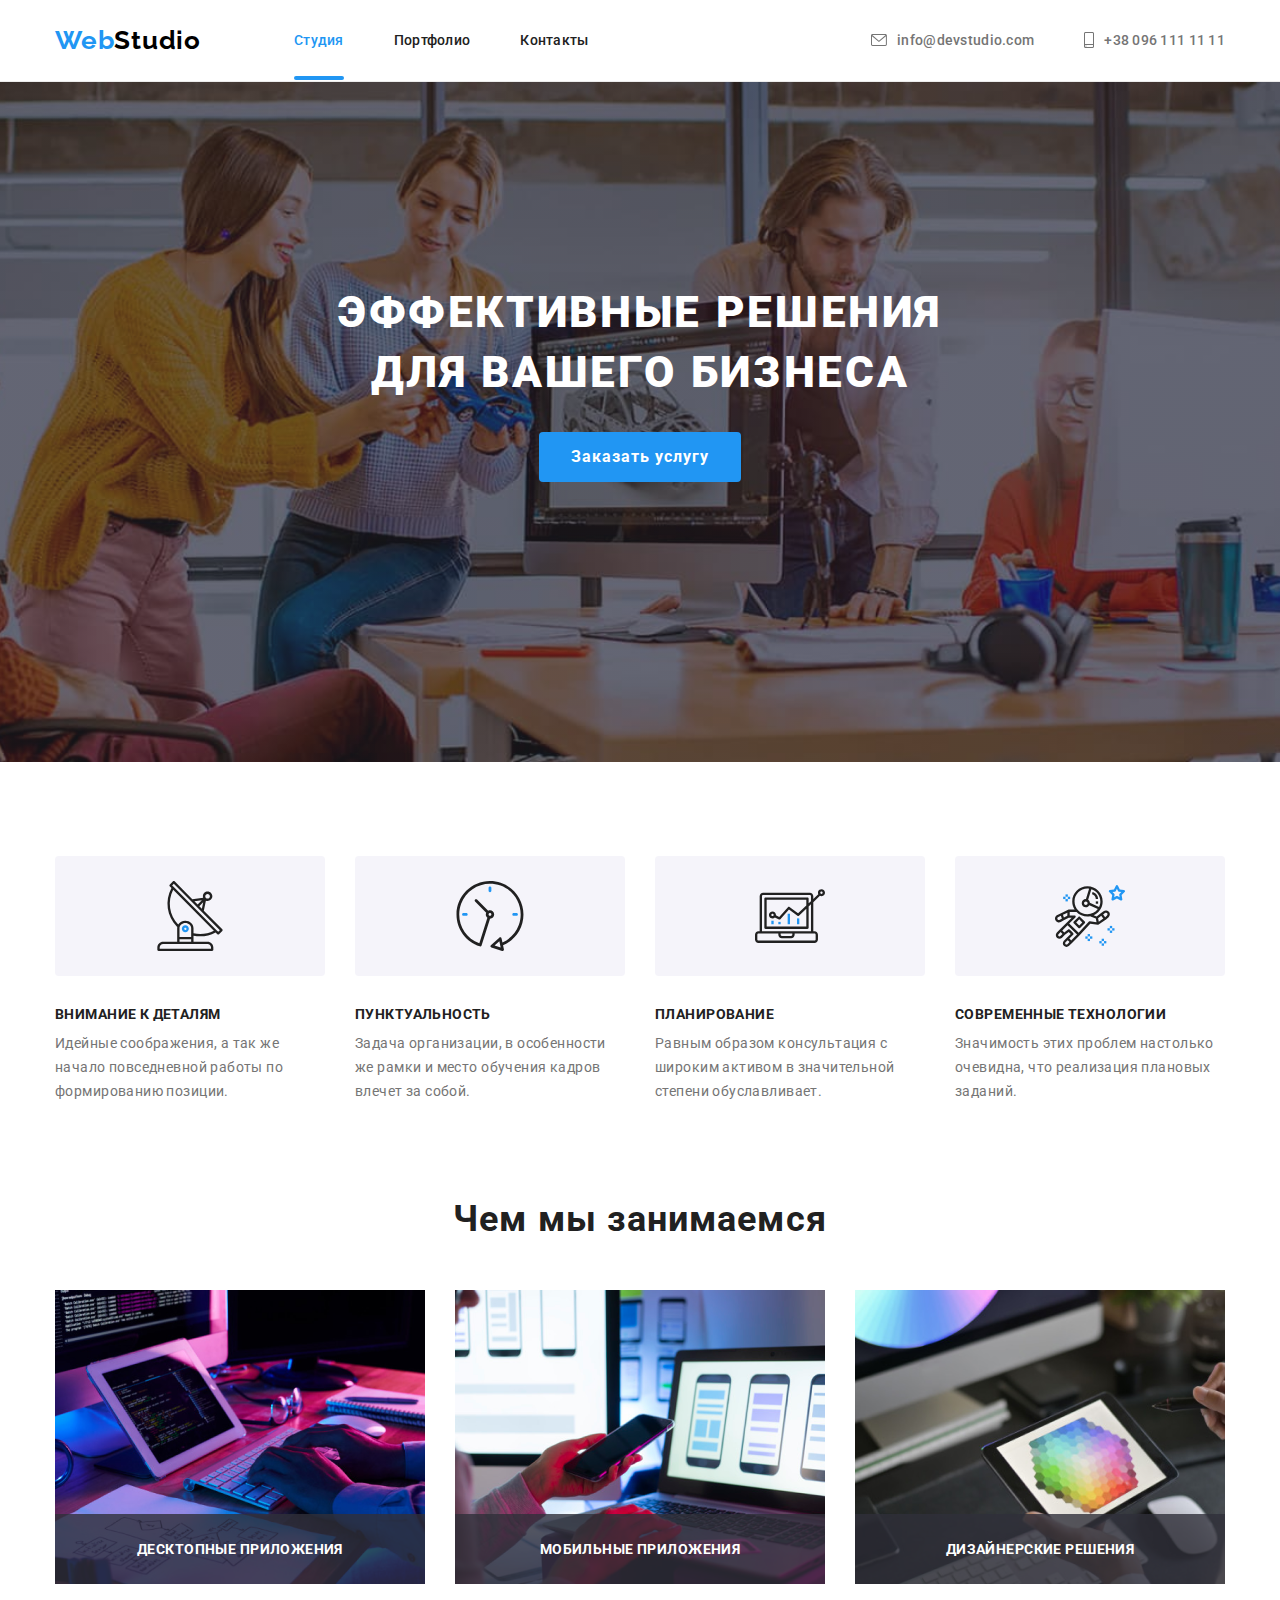
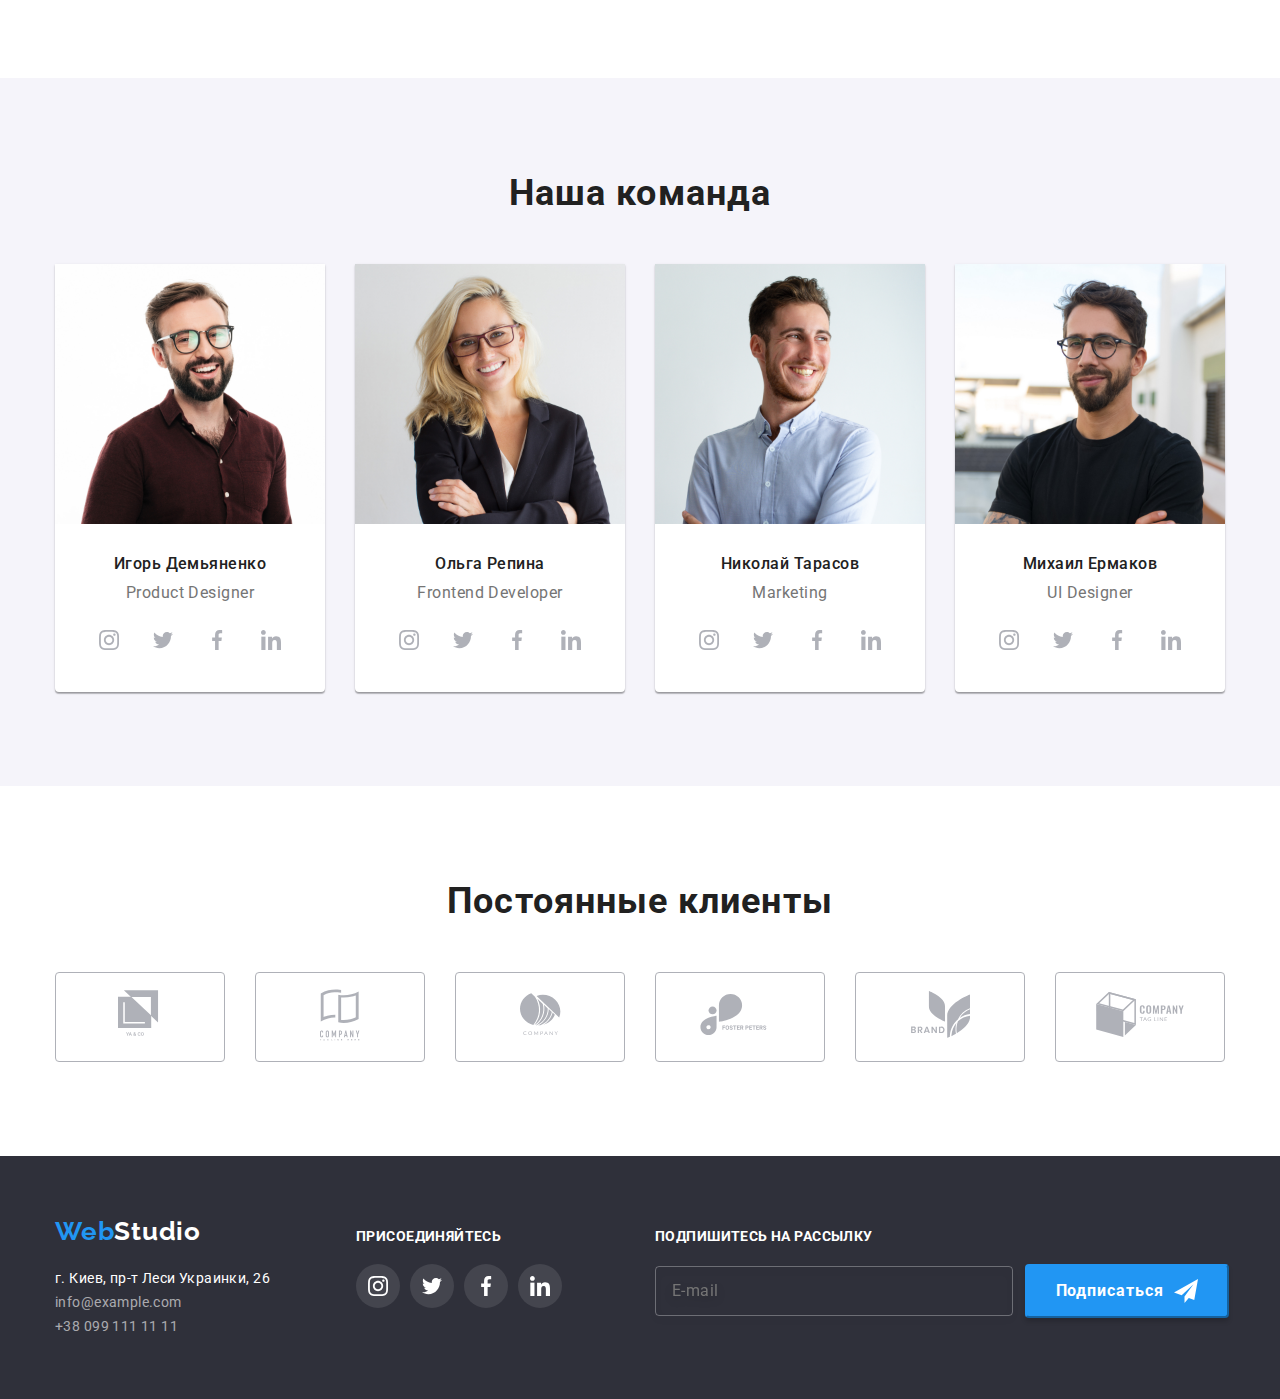
<file: index.html>
<!DOCTYPE html>
<html lang="ru">
<head>
    <meta charset="UTF-8">
    <meta name="viewport" content="width=device-width, initial-scale=1.0">
    <title>WebStudio</title>
    <link rel="preconnect" href="https://fonts.gstatic.com">
    <link href="https://fonts.googleapis.com/css2?family=Raleway:wght@700&family=Roboto:wght@400;500;700;900&display=swap"
        rel="stylesheet">
    <link rel="stylesheet" href="https://cdnjs.cloudflare.com/ajax/libs/modern-normalize/1.0.0/modern-normalize.min.css" />
    <link rel="stylesheet" href="https://cdnjs.cloudflare.com/ajax/libs/animate.css/4.1.1/animate.min.css" />
    <link rel="stylesheet" href="./css/main.min.css">
</head>
<body>
    <!-- Шапка сайта -->
    <header class="header">
        <div class="container">
            <nav class="site-nav">
            <a href="./index.html" lang="en" aria-label="logo" class="logo list"><span class="logo__wrap">Web</span>Studio</a>
            <ul class="site-nav__items list">
                <li class="site-nav__item"><a href="./index.html" class="site-nav__link"><span class="active-page">Студия</span></a></li>
                <li class="site-nav__item"><a href="./portfolio.html" class="site-nav__link">Портфолио</a></li>
                <li class="site-nav__item"><a href="" class="site-nav__link">Контакты</a></li>
            </ul>
            </nav>
        <!-- Контакты -->
            <address class="nav-adress">
            <ul class="contacts list">
                <li class="nav-contacts__item">
                   <div class="contacts-container">
                    <a href="mailto:info@devstudio.com" class="site-nav__contacts icons">
                            <svg class="mail__icon">
                                <use href="./img/sprite.svg#icon-envelope"></use>
                            </svg>
                        info@devstudio.com</a>
                    </div>
                </li>

                <li class="nav-contacts__item">
                    <div class="contacts-container">
                    <a href="tel:+380961111111" class="site-nav__contacts">
                    <svg class="mail__icon tel">
                        <use href="./img/sprite.svg#icon-smartphone"></use>
                    </svg>
                    +38 096 111 11 11</a>
                    </div>
                </li>
            </ul>
            </address>
        </div>
    </header>
<!-- Основной контент -->
    <main>
        <!-- Герой -->
        <section class="hero">
            <div class="container">
                <h1 class="hero__text">Эффективные решения для вашего бизнеса</h1>
                <button type="button" class="hero__btn  animate__pulse" data-modal-open>Заказать услугу</button>
            </div>
        </section>

        <!-- Преимущества-->
        <section class="advantages section">
            <div class="container ">
            <h2 class="visually-hidden">Преимущества</h2>
            <ul class="list advantages__list">
                <li class="advantages-items icon__antenna">
                    <h3 class="advantages-items__title">Внимание к деталям</h3>
                    <p class="advantages-items__text">Идейные соображения, а так же<br> начало повседневной работы по<br> формированию позиции.</p>
                </li>
                <li class="advantages-items icon__clock">
                    <h3 class="advantages-items__title">Пунктуальность</h3>
                    <p class="advantages-items__text">Задача организации, в особенности<br> же рамки и место обучения кадров<br> влечет за собой.</p>
                </li>
                <li class="advantages-items icon__daigram">
                    <h3 class="advantages-items__title">Планирование</h3>
                    <p class="advantages-items__text">Равным образом консультация с<br> широким активом в значительной<br> степени обуславливает.</p>
                </li>
                <li class="advantages-items icon__astronaut">
                    <h3 class="advantages-items__title">Современные технологии</h3>
                    <p class="advantages-items__text">Значимость этих проблем настолько<br> очевидна, что реализация плановых<br> заданий.</p>
                </li>
            </ul>
            </div>
        </section>
        <!-- Виды деятельности  -->
        <section class="activity">
            <div class="container">
            <h2 class="activity__title">Чем мы занимаемся</h2>
            <ul class="list activity__list">
                <li class="activity__item">
                    <img src="./img/note.png" alt="Печать на ноутбуке" width="370" height="294">
                    <p class="activity__text">Десктопные приложения</p>
                </li>
                <li class="activity__item"><img src="./img/tel.png" alt="Просмотр телефона" width="370" height="294">
                    <p class="activity__text">Мобильные приложения</p>
                </li>
                <li class="activity__item"><img src="./img/tablet.png" alt="Просмотр планшета" width="370" height="294">
                    <p class="activity__text">Дизайнерские решения</p>
                </li>
            </ul>
            </div>
        </section>

        <!-- Наша команда -->
        <section class="team section">
            <div class="container ">
            <h2 class="team__title">Наша команда</h2>
                <div class="team__items">
                <ul class="list team__list">
                <li class="team__subtitle">
                    <img src="./img/team1.jpg" alt="Фото Игорь Демьяненко" width="270" height="260">
                    <div class="team-container">
                    <h3 class="team__name">Игорь Демьяненко</h3>
                    <p lang="en" class="team__prof">Product Designer</p>
                    <ul class="social-link list">
                        <li class="social-list"><a class="social-link__list" href="">
                            <svg class="social-list__icon">
                                <use href="./img/sprite.svg#icon-instagram-2"></use>
                            </svg>
                        </a></li>
                        <li class="social-list"><a class="social-link__list" href="">
                            <svg class="social-list__icon">
                                <use href="./img/sprite.svg#icon-twitter-1"></use>
                            </svg>
                        </a></li>
                        <li class="social-list"><a class="social-link__list" href="">
                            <svg class="social-list__icon">
                                <use href="./img/sprite.svg#icon-facebook-1"></use>
                            </svg>
                        </a></li>
                        <li class="social-list"><a class="social-link__list" href="">
                            <svg class="social-list__icon">
                                <use href="./img/sprite.svg#icon-linkedin-1"></use>
                            </svg>
                        </a></li>
                    </ul>
                    </div>
                </li>
                <li class="team__subtitle">
                    <img src="./img/team2.jpg" alt="Фото Ольга Репина" width="270" height="260">
                    <div class="team-container">
                    <h3 class="team__name">Ольга Репина</h3>
                    <p lang="en" class="team__prof">Frontend Developer</p>
                    <ul class="social-link list">
                        <li class="social-list"><a class="social-link__list" href="">
                                <svg class="social-list__icon">
                                    <use href="./img/sprite.svg#icon-instagram-2"></use>
                                </svg>
                            </a></li>
                        <li class="social-list"><a class="social-link__list" href="">
                                <svg class="social-list__icon">
                                    <use href="./img/sprite.svg#icon-twitter-1"></use>
                                </svg>
                            </a></li>
                        <li class="social-list"><a class="social-link__list" href="">
                                <svg class="social-list__icon">
                                    <use href="./img/sprite.svg#icon-facebook-1"></use>
                                </svg>
                            </a></li>
                        <li class="social-list"><a class="social-link__list" href="">
                                <svg class="social-list__icon">
                                    <use href="./img/sprite.svg#icon-linkedin-1"></use>
                                </svg>
                            </a></li>
                    </ul>
                    </div>
                </li>
                <li class="team__subtitle">
                    <img src="./img/team3.jpg" alt="Фото иколай Тарасовды" width="270" height="260">
                    <div class="team-container">
                    <h3 class="team__name">Николай Тарасов</h3>
                    <p lang="en" class="team__prof">Marketing</p>
                    <ul class="social-link list">
                        <li class="social-list"><a class="social-link__list" href="">
                                <svg class="social-list__icon">
                                    <use href="./img/sprite.svg#icon-instagram-2"></use>
                                </svg>
                            </a></li>
                        <li class="social-list"><a class="social-link__list" href="">
                                <svg class="social-list__icon">
                                    <use href="./img/sprite.svg#icon-twitter-1"></use>
                                </svg>
                            </a></li>
                        <li class="social-list"><a class="social-link__list" href="">
                                <svg class="social-list__icon">
                                    <use href="./img/sprite.svg#icon-facebook-1"></use>
                                </svg>
                            </a></li>
                        <li class="social-list"><a class="social-link__list" href="">
                                <svg class="social-list__icon">
                                    <use href="./img/sprite.svg#icon-linkedin-1"></use>
                                </svg>
                            </a></li>
                    </ul>
                    </div>
                </li>
                <li class="team__subtitle">
                    <img src="./img/team4.jpg" alt="Фото Михаил Ермаков" width="270" height="260">
                    <div class="team-container">
                    <h3 class="team__name">Михаил Ермаков</h3>
                    <p lang="en" class="team__prof">UI Designer</p>
                    <ul class="social-link list">
                        <li class="social-list"><a class="social-link__list" href="">
                                <svg class="social-list__icon">
                                    <use href="./img/sprite.svg#icon-instagram-2"></use>
                                </svg>
                            </a>
                        </li>
                        <li class="social-list"><a class="social-link__list" href="">
                                <svg class="social-list__icon">
                                    <use href="./img/sprite.svg#icon-twitter-1"></use>
                                </svg>
                            </a>
                        </li>
                        <li class="social-list"><a class="social-link__list" href="">
                                <svg class="social-list__icon">
                                    <use href="./img/sprite.svg#icon-facebook-1"></use>
                                </svg>
                            </a>
                        </li>
                        <li class="social-list"><a class="social-link__list" href="">
                                <svg class="social-list__icon">
                                    <use href="./img/sprite.svg#icon-linkedin-1"></use>
                                </svg>
                            </a>
                        </li>
                    </ul>
                    </div>
                </li>
                </ul>
                </div>
            </div>
        </section>

        <!-- Постоянные клиенты -->
        <section class="section">
            <div class="container">
            <h2 class="clients-title">Постоянные клиенты</h2>
            <ul class="clients-links list">
                <li class="clients-list">
                    <a class="clients-link__list" href="">
                         <svg class="clients-list__icon logo-1">
                            <use href="./img/sprite.svg#icon-logo-1"></use>
                         </svg>
                     </a>
                </li>
                
                <li class="clients-list"><a class="clients-link__list" href="">
                        <svg class="clients-list__icon logo-2">
                            <use href="./img/sprite.svg#icon-logo-2"></use>
                        </svg>
                    </a>
                </li>
                
                <li class="clients-list"><a class="clients-link__list" href="">
                        <svg class="clients-list__icon logo-3">
                            <use href="./img/sprite.svg#icon-logo-3"></use>
                        </svg>
                    </a>
                </li>
                
                <li class="clients-list"><a class="clients-link__list" href="">
                        <svg class="clients-list__icon logo-4">
                            <use href="./img/sprite.svg#icon-logo-4"></use>
                        </svg>
                    </a>
                </li>
                
                <li class="clients-list"><a class="clients-link__list" href="">
                        <svg class="clients-list__icon logo-5">
                            <use href="./img/sprite.svg#icon-logo-5"></use>
                        </svg>
                    </a>
                </li>
                
                <li class="clients-list"><a class="clients-link__list" href="">
                        <svg class="clients-list__icon logo-6">
                            <use href="./img/sprite.svg#icon-logo-6"></use>
                        </svg>
                    </a>
                </li>
            </ul>
            </div>
        </section>
    </main>

    <!-- Футер -->
    <footer class="footer">
        <div class="container">
            <div>
        <a href="./index.html" lang="en" aria-label="logo" class="logo logo__footer"><span class="logo__wrap">Web</span>Studio</a>
        <address class="footer__adress">
            <ul class="footer__items list">
                <li class="footer__item"><a href="https://goo.gl/maps/xtePZbkeU8jfwrnNA" target="_blank" class="footer__contacts map">г. Киев, пр-т Леси Украинки, 26</a></li>
                <li class="footer__item"><a href="mailto:info@example.com" class="footer__contacts">info@example.com</a></li>
                <li class="footer__item"><a href="tel:+380991111111" class="footer__contacts">+38 099 111 11 11</a></li>
            </ul>
        </address>
        </div>
        <div class="footer__social-links">
            <p class="footer-call">присоединяйтесь</p>
            <ul class="footer__link list">
                <li class="social-list"><a class="social-link__list" href="">
                        <svg class="social-list__icon">
                            <use href="./img/sprite.svg#icon-instagram-2"></use>
                        </svg>
                    </a></li>
                <li class="social-list"><a class="social-link__list" href="">
                        <svg class="social-list__icon">
                            <use href="./img/sprite.svg#icon-twitter-1"></use>
                        </svg>
                    </a></li>
                <li class="social-list"><a class="social-link__list" href="">
                        <svg class="social-list__icon">
                            <use href="./img/sprite.svg#icon-facebook-1"></use>
                        </svg>
                    </a></li>
                <li class="social-list"><a class="social-link__list" href="">
                        <svg class="social-list__icon">
                            <use href="./img/sprite.svg#icon-linkedin-1"></use>
                        </svg>
                    </a></li>
            </ul>
        </div>
        <form class="footer-call-form">
            <b class="footer-call-form__text">Подпишитесь на рассылку</b>
            <div class="footer-call-form__container">
            <div class="footer-form__field" role="group">
                <label for="mail" class="footer__label"></label>
                <input type="email" name="mail" id="mail" placeholder="E-mail" class="footer__input" />
            </div>
            <button type="submit" class="footer__btn--send">Подписаться</button>
            </div>

        </form>
        </div>
    </footer>

<!-- МОДАЛКА -->
    <div class="backdrop is-hidden" data-modal>
        <div class="modal">
            <button type="button" class="close-btn close" data-modal-close></button>
            <form  action="#" class="modal-form js-speaker-form">
                <h2 class="form__title">Оставьте свои данные, мы вам перезвоним</h2>
                <div class="form__field" role="group">
                    <label for="name" class="modal__label">Имя</label>
                    <span class="modal-form__wrapper">
                        <input type="text" name="user-name" id="name" placeholder=" " class="modal__input" autofocus />
                        <svg class="form__icon">
                            <use href="./img/sprite.svg#icon-person-black-18dp-1"></use>
                        </svg>
                    </span>
                    
                </div>
                <div class="form__field" role="group">
                    <label for="tel" class="modal__label">Телефон</label>
                    <span class="modal-form__wrapper">
                        <input type="tel" name="tel" id="tel" placeholder=" " class="modal__input"/>
                        <svg class="form__icon">
                            <use href="./img/sprite.svg#icon-phone-black-18dp-1"></use>
                        </svg>
                    </span>
                </div>
                
                <div class="form__field" role="group">
                    <label for="mail" class="modal__label">Почта</label>
                    <span class="modal-form__wrapper">
                        <input type="email" name="mail" id="mail" placeholder=" " class="modal__input"/>
                        <svg class="form__icon">
                            <use href="./img/sprite.svg#icon-email-black-18dp-1"></use>
                        </svg>
                    </span>
                </div>
                <div class="form__field" role="group">
                    <label for="comment" class="label-comment">Комментарий</label>
                    <textarea class="comment" name="comment" id="comment" placeholder="Ведите текста"></textarea>
                </div>
                
                <div class="form__field checkbox" role="group">
                    <input type="checkbox" name="policy" id="policy" value="accept-policy" class="modal-form__policy visually-hidden"/>
                    <label for="policy" class="label-policy">Соглашаюсь с рассылкой и принимаю <a href="" class="policy-link">Условия договора</a></label>
                </div>
                
                <button type="submit" class="modal__btn--send">Отправить</button>

            </form>
        </div>
    </div>

    <script src="./js/modal.js"></script>
 
</body>
</html>
</file>
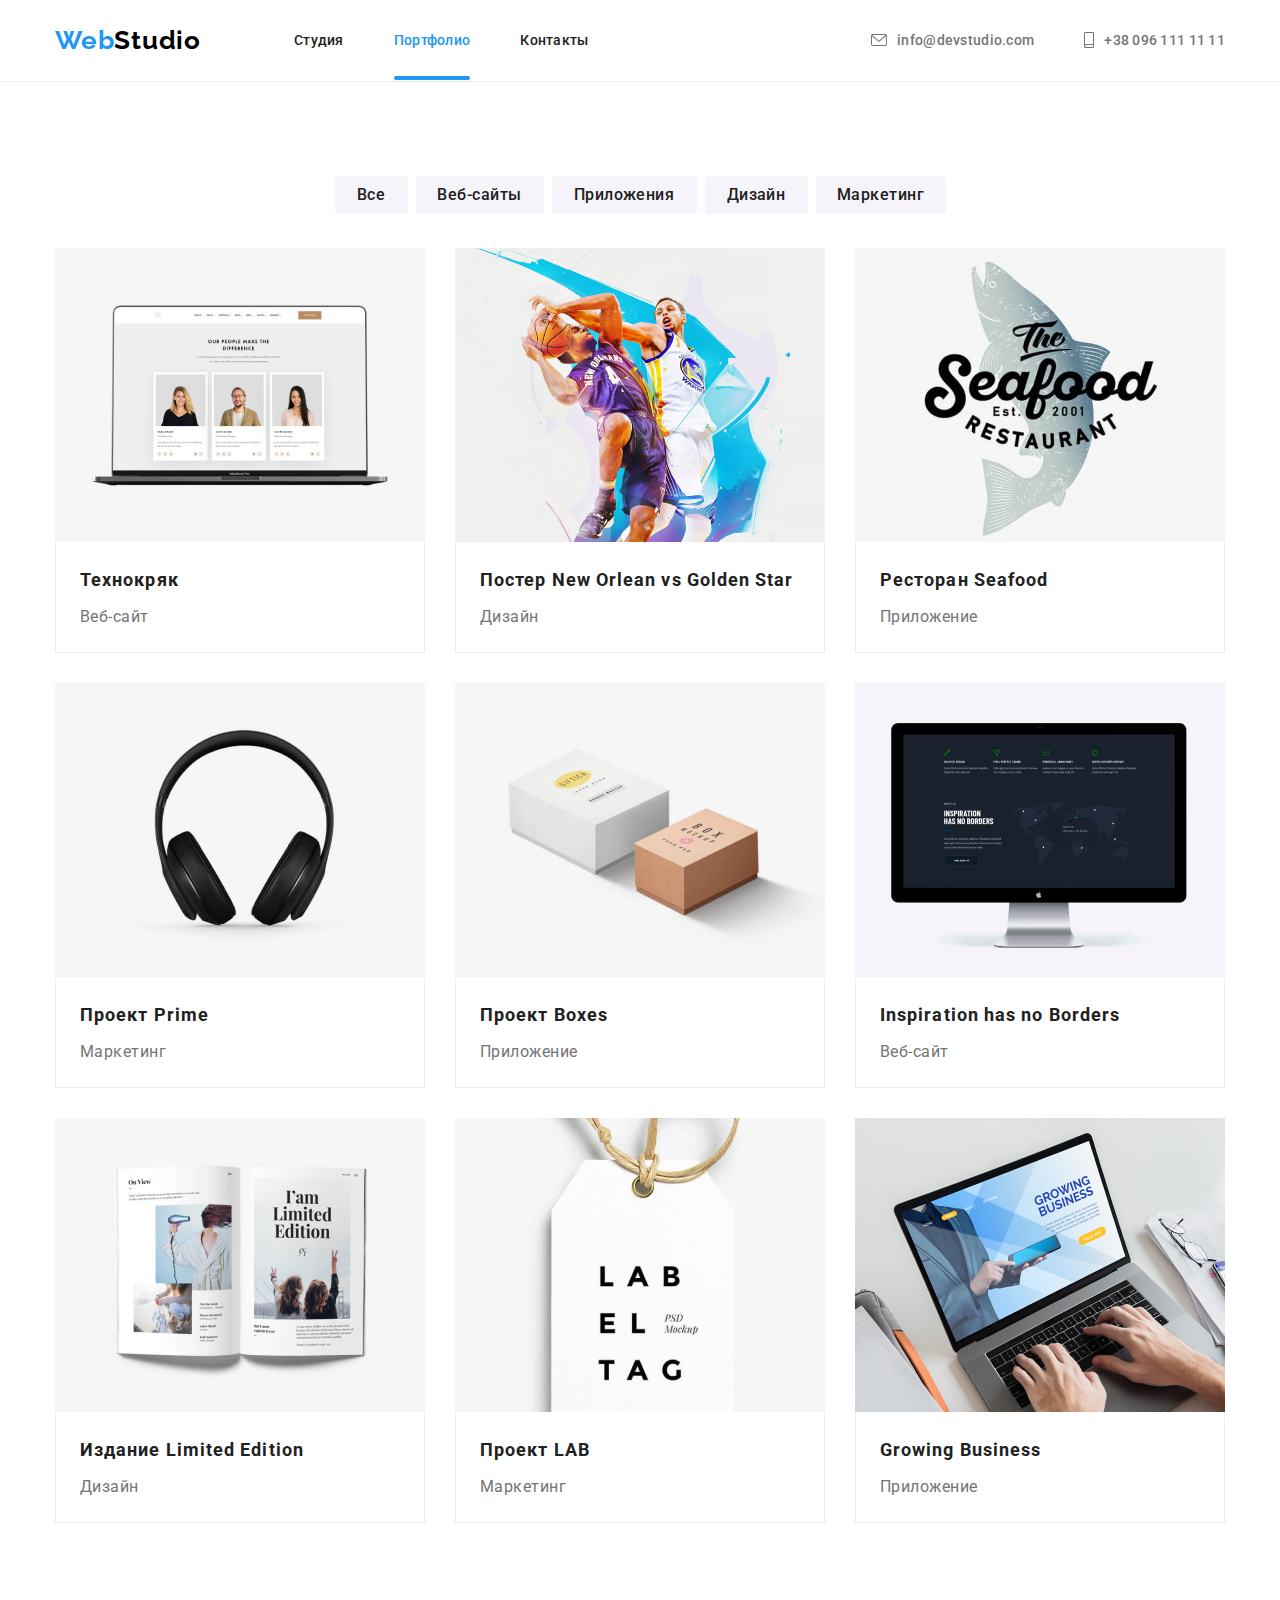
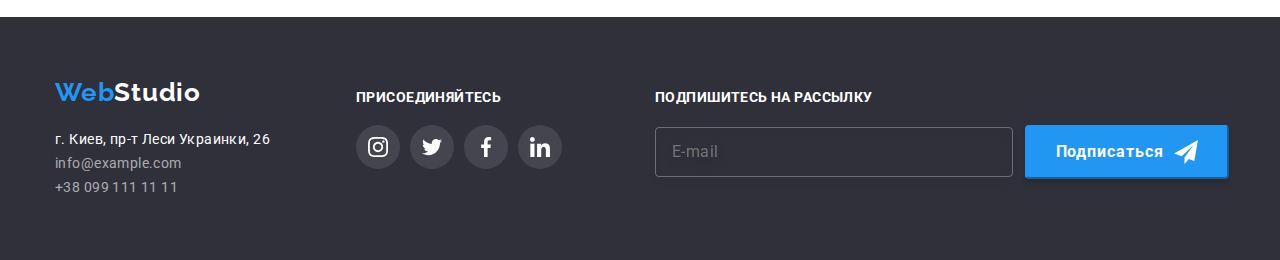
<file: portfolio.html>
<!DOCTYPE html>
<html lang="ru">

<head>
    <meta charset="UTF-8">
    <meta name="viewport" content="width=device-width, initial-scale=1.0">
    <title>WebStudio</title>
    <link rel="preconnect" href="https://fonts.gstatic.com">
    <link href="https://fonts.googleapis.com/css2?family=Raleway:wght@700&family=Roboto:wght@400;500;700;900&display=swap"
        rel="stylesheet">
    <link rel="stylesheet" href="https://cdnjs.cloudflare.com/ajax/libs/modern-normalize/1.0.0/modern-normalize.min.css" />
    <link rel="stylesheet" href="https://cdnjs.cloudflare.com/ajax/libs/animate.css/4.1.1/animate.min.css" />
    <link rel="stylesheet" href="./css/portfolio.min.css">
</head>

<body>
    <!-- Шапка сайта -->
    <header class="header">
        <div class="container">
            <nav class="site-nav">
                <a href="./index.html" lang="en" aria-label="logo" class="logo list"><span
                        class="logo__wrap">Web</span>Studio</a>
                <ul class="site-nav__items list">
                    <li class="site-nav__item"><a href="./index.html" class="site-nav__link">Студия</a></li>
                    <li class="site-nav__item"><a href="./portfolio.html" class="site-nav__link"><span class="active-page">Портфолио</span></a></li>
                    <li class="site-nav__item"><a href="" class="site-nav__link">Контакты</a></li>
                </ul>
            </nav>
            <!-- Контакты -->
            <address class="nav-adress">
                <ul class="contacts list">
                    <li class="nav-contacts__item">
                        <div class="contacts-container">
                            <a href="mailto:info@devstudio.com" class="site-nav__contacts icons">
                                <svg class="mail__icon">
                                    <use href="./img/sprite.svg#icon-envelope"></use>
                                </svg>
                                info@devstudio.com</a>
                        </div>
                    </li>
            
                    <li class="nav-contacts__item">
                        <div class="contacts-container">
                            <a href="tel:+380961111111" class="site-nav__contacts">
                                <svg class="mail__icon tel">
                                    <use href="./img/sprite.svg#icon-smartphone"></use>
                                </svg>
                                +38 096 111 11 11</a>
                        </div>
                    </li>
                </ul>
            </address>
        </div>
    </header>
    <!-- Основной контент -->
    <main>
        <!-- Портофлио -->
        <section class="portfolio-section section">
            <div class="container">
            <h1 class="visually-hidden">Портофлио</h1>
            <!-- Кнопки портфолио -->
            <div class="filters-container">
            <ul class="filters list">
                <li class="filter__list"><button type="button" class="filters__btn btn-1">Все</button>
                <li class="filter__list"><button type="button" class="filters__btn btn-2">Веб-сайты</button>
                <li class="filter__list"><button type="button" class="filters__btn btn-3">Приложения</button>
                <li class="filter__list"><button type="button" class="filters__btn btn-4">Дизайн</button>
                <li class="filter__list"><button type="button" class="filters__btn btn-5">Маркетинг</button>
            </ul>
            </div>
            <!-- Примеры портофлио -->
            
            <ul class="list">
                <div class="first-portf-line">
                <li class="portfolio__examples"> 
                    <a href="" class="portfolio__link">
                    <div class="overlay-wrapper">
                        <img src="./img/portfolio/project1.png" alt="3 фото людей" width="370" height="294">
                        <p class="overlay">Технокряк это современная площадка распространения коронавируса. Компании используют эту платформу для цифрового
                        шпионажа и атак на защищённые сервера конкурентов.</p>
                    </div>
                    <div class="container__title">
                    <h2 class="portfolio__title">Технокряк</h2>
                    <p class="portfolio__text">Веб-сайт</p>
                    </div>
                    </a>
                </li>
                <li class="portfolio__examples">
                    <a href="" class="portfolio__link">
                        <div class="overlay-wrapper">
                            <img src="./img/portfolio/project2.png" alt="парни играют в баскетбол" width="370" height="294">
                            <p class="overlay">Технокряк это современная площадка распространения коронавируса. Компании используют эту платформу
                        для цифрового шпионажа и атак на защищённые сервера конкурентов.</p>
                        </div>
                    <div class="container__title">
                    <h2 class="portfolio__title">Постер New Orlean vs Golden Star</h2>
                    <p class="portfolio__text">Дизайн</p>
                    </div>
                    </a>
                </li>
                <li class="portfolio__examples">
                    <a href="" class="portfolio__link">
                        <div class="overlay-wrapper">
                            <img src="./img/portfolio/project3.png" alt="фото рыбный ресторан" width="370" height="294">
                            <p class="overlay">Технокряк это современная площадка распространения коронавируса. Компании используют эту платформу
                        для цифрового шпионажа и атак на защищённые сервера конкурентов.</p>
                        </div>
                    <div class="container__title">
                    <h2 class="portfolio__title">Ресторан Seafood</h2>
                    <p class="portfolio__text">Приложение</p>
                    </div>
                    </a>
                </li>
                </div>

                <div class="second-portf-line">
                <li class="portfolio__examples">
                    <a href="" class="portfolio__link">
                        <div class="overlay-wrapper">
                            <img src="./img/portfolio/project4.png" alt="наушники" width="370" height="294">
                            <p class="overlay">Технокряк это современная площадка распространения коронавируса. Компании используют эту платформу
                        для цифрового шпионажа и атак на защищённые сервера конкурентов.</p>
                        </div>
                    <div class="container__title">
                    <h2 class="portfolio__title">Проект Prime</h2>
                    <p class="portfolio__text">Маркетинг</p>
                    </div>
                    </a>
                </li>
                <li class="portfolio__examples">
                    <a href="" class="portfolio__link">
                        <div class="overlay-wrapper">
                            <img src="./img/portfolio/project5.png" alt="2 коробки" width="370" height="294">
                            <p class="overlay">Технокряк это современная площадка распространения коронавируса. Компании используют эту платформу
                        для цифрового шпионажа и атак на защищённые сервера конкурентов.</p>
                        </div>
                    <div class="container__title">
                    <h2 class="portfolio__title">Проект Boxes</h2>
                    <p class="portfolio__text">Приложение</p>
                    </div>
                    </a>
                </li>
                <li class="portfolio__examples">
                    <a href="" class="portfolio__link">
                        <div class="overlay-wrapper">
                            <img src="./img/portfolio/project6.png" alt="монитор" width="370" height="294">
                            <p class="overlay">Технокряк это современная площадка распространения коронавируса. Компании используют эту платформу
                        для цифрового шпионажа и атак на защищённые сервера конкурентов.</p>
                        </div>
                    <div class="container__title">
                    <h2 lang="en" class="portfolio__title">Inspiration has no Borders</h2>
                    <p class="portfolio__text">Веб-сайт</p>
                    </div>
                    </a>
                </li>
                </div>

                <div class="third-portf-line">
                <li class="portfolio__examples">
                    <a href="" class="portfolio__link">
                        <div class="overlay-wrapper">
                            <img src="./img/portfolio/project7.png" alt="расскрытая книга" width="370" height="294">
                            <p class="overlay">Технокряк это современная площадка распространения коронавируса. Компании используют эту платформу
                        для цифрового шпионажа и атак на защищённые сервера конкурентов.</p>
                        </div>
                    <div class="container__title">
                    <h2 class="portfolio__title">Издание Limited Edition</h2>
                    <p class="portfolio__text">Дизайн</p>
                    </div>
                    </a>
                </li>
                <li class="portfolio__examples">
                    <a href="" class="portfolio__link">
                        <div class="overlay-wrapper">
                            <img src="./img/portfolio/project8.png" alt="лейбл" width="370" height="294">
                            <p class="overlay">Технокряк это современная площадка распространения коронавируса. Компании используют эту платформу
                        для цифрового шпионажа и атак на защищённые сервера конкурентов.</p>
                        </div>
                    <div class="container__title">
                    <h2 class="portfolio__title">Проект LAB</h2>
                    <p class="portfolio__text">Маркетинг</p>
                    </div>
                    </a>
                </li>
                <li class="portfolio__examples">
                    <a href="" class="portfolio__link">
                        <div class="overlay-wrapper">
                            <img src="./img/portfolio/project9.png" alt="ноутбук" width="370" height="294">
                            <p class="overlay">Технокряк это современная площадка распространения коронавируса. Компании используют эту платформу
                        для цифрового шпионажа и атак на защищённые сервера конкурентов.</p>
                        </div>
                    <div class="container__title">
                    <h2 lang="en" class="portfolio__title">Growing Business</h2>
                    <p class="portfolio__text">Приложение</p>
                    </div>
                    </a>
                </li>
                </div>
            </ul>
        
            </div>
        </section>
    </main>

    <!-- Футер -->
    <footer class="footer">
        <div class="container">
            <div>
                <a href="./index.html" lang="en" aria-label="logo" class="logo logo__footer"><span
                        class="logo__wrap">Web</span>Studio</a>
                <address class="footer__adress">
                    <ul class="footer__items list">
                        <li class="footer__item"><a href="https://goo.gl/maps/xtePZbkeU8jfwrnNA" target="_blank"
                                class="footer__contacts map">г. Киев, пр-т Леси Украинки, 26</a></li>
                        <li class="footer__item"><a href="mailto:info@example.com"
                                class="footer__contacts">info@example.com</a></li>
                        <li class="footer__item"><a href="tel:+380991111111" class="footer__contacts">+38 099 111 11 11</a>
                        </li>
                    </ul>
                </address>
            </div>
            <div class="footer__social-links">
                <p class="footer-call">присоединяйтесь</p>
                <ul class="footer__link list">
                    <li class="social-list"><a class="social-link__list" href="">
                            <svg class="social-list__icon">
                                <use href="./img/sprite.svg#icon-instagram-2"></use>
                            </svg>
                        </a></li>
                    <li class="social-list"><a class="social-link__list" href="">
                            <svg class="social-list__icon">
                                <use href="./img/sprite.svg#icon-twitter-1"></use>
                            </svg>
                        </a></li>
                    <li class="social-list"><a class="social-link__list" href="">
                            <svg class="social-list__icon">
                                <use href="./img/sprite.svg#icon-facebook-1"></use>
                            </svg>
                        </a></li>
                    <li class="social-list"><a class="social-link__list" href="">
                            <svg class="social-list__icon">
                                <use href="./img/sprite.svg#icon-linkedin-1"></use>
                            </svg>
                        </a></li>
                </ul>
            </div>
            <form class="footer-call-form">
                <b class="footer-call-form__text">Подпишитесь на рассылку</b>
                <div class="footer-call-form__container">
                    <div class="footer-form__field" role="group">
                        <label for="mail" class="footer__label"></label>
                        <input type="email" name="mail" id="mail" placeholder="E-mail" class="footer__input" />
                    </div>
                    <button type="submit" class="footer__btn--send">Подписаться</button>
                </div>
    
            </form>
        </div>
    </footer>
</body>
</html>
</file>
<file: css/main.min.css>
:root{--main-font: "Roboto", sans-serif;--secondary-font: "Raleway", sans-serif;--main-color-black: #212121;--main-color-grey: #757575;--accent-color-blue: #2196f3;--secondary-color-black: #000000;--accent-color-white: #ffffff;--secondary-color-white-transparence: rgb(255, 255, 255, 0.6);--btn-hover-color: #188ce8;--footer-bcg: #2f303a;--header-bcg: #ffffff;--team-bcg: #f5f4fa;--portfolio-bcg-btn-color: #f5f4fa;--portfolio-bcg-cards-color: #eeeeee;--line-header: #ececec}.visually-hidden{position:absolute;width:1px;height:1px;margin:-1px;border:0;padding:0;white-space:nowrap;-webkit-clip-path:inset(100%);clip-path:inset(100%);overflow:hidden}body{font-family:var(--main-font)}.list{list-style-type:none}h1,h2,h3,h4,h5,h6,p{margin:0%}ul{margin:0%;padding:0%}.container{width:1200px;margin:auto;padding:0 15px}.section{padding-bottom:94px;padding-top:94px}.active-page{color:var(--accent-color-blue)}.active-page{position:relative}.active-page::after{content:"";display:inline-block;width:100%;position:absolute;height:4px;background-color:var(--accent-color-blue);bottom:-32px;left:0px;border-radius:2px}img{display:block}header{background:var(--header-bcg)}.header{display:-webkit-box;display:-ms-flexbox;display:flex;-webkit-box-align:center;-ms-flex-align:center;align-items:center;border-bottom:1px solid var(--line-header)}.site-nav{display:-webkit-box;display:-ms-flexbox;display:flex;-webkit-box-align:center;-ms-flex-align:center;align-items:center}.header .container{display:-webkit-box;display:-ms-flexbox;display:flex;-webkit-box-align:center;-ms-flex-align:center;align-items:center;padding-top:25px;padding-bottom:25px}.header .logo{margin-right:93px}.site-nav__items{display:-webkit-box;display:-ms-flexbox;display:flex}.site-nav__link:hover,.site-nav__link:focus{color:var(--accent-color-blue)}.site-nav__item:not(:last-child){margin-right:50px}.site-nav__link{text-decoration:none;color:var(--main-color-black);font-size:14px;font-weight:500;line-height:1.143;letter-spacing:0.02em;-webkit-transition:color 250ms cubic-bezier(0.4, 0, 0.2, 1);transition:color 250ms cubic-bezier(0.4, 0, 0.2, 1)}.site-nav__contacts{color:var(--main-color-grey);font-size:14px;font-weight:500;line-height:1.143;letter-spacing:0.02em;text-decoration:none;display:-webkit-box;display:-ms-flexbox;display:flex;-webkit-box-align:center;-ms-flex-align:center;align-items:center;padding:2px 0px;-webkit-transition:color 250ms cubic-bezier(0.4, 0, 0.2, 1);transition:color 250ms cubic-bezier(0.4, 0, 0.2, 1)}.site-nav__contacts:hover,.site-nav__contacts:focus{color:var(--accent-color-blue)}.contacts{display:-webkit-box;display:-ms-flexbox;display:flex;font-style:normal}.nav-adress{margin-left:auto}.nav-contacts__item:not(:last-child){margin-right:50px}.mail__icon{width:16px;height:12px;fill:var(--main-color-grey);cursor:pointer;margin-right:10px}.site-nav__contacts:hover .mail__icon,.site-nav__contacts:focus .mail__icon{fill:var(--accent-color-blue)}.mail__icon:hover,.mail__icon:focus{fill:var(--accent-color-blue)}.logo{font-family:var(--secondary-font);font-size:26px;font-weight:700;line-height:1.192;color:var(--secondary-color-black);text-decoration:none;letter-spacing:0.03em}.logo__wrap{color:var(--accent-color-blue)}.tel{width:10px;height:16px;margin-bottom:1px}footer{background-color:var(--footer-bcg)}.footer{padding-top:60px;padding-bottom:60px}.footer__items{font-style:normal;display:block}.footer__items:not(:last-child){margin-bottom:9px}.footer__adress{margin-top:20px;width:231px}.footer__contacts{font-family:var(--main-font);color:var(--secondary-color-white-transparence);text-decoration:none;font-size:14px;font-weight:400;line-height:1.714;letter-spacing:0.03em}.logo__footer{color:var(--accent-color-white)}.map{color:var(--accent-color-white)}.footer__social-links{display:block;margin-left:70px}.footer .container{display:-webkit-box;display:-ms-flexbox;display:flex}.footer-call{display:-webkit-box;display:-ms-flexbox;display:flex;color:var(--accent-color-white);font-size:14px;font-weight:700;line-height:1.143;letter-spacing:0.03em;text-transform:uppercase;margin-bottom:20px;padding-top:12px}.footer__link{display:-webkit-box;display:-ms-flexbox;display:flex}.footer__social-links .social-list__icon{fill:var(--accent-color-white)}.footer-call-form{margin-left:93px}.footer-call-form__text{font-size:14px;font-weight:700;line-height:1.143;letter-spacing:0.03em;text-transform:uppercase;color:var(--accent-color-white);padding-top:12px;display:block}.footer-call-form__container{display:-webkit-box;display:-ms-flexbox;display:flex;-webkit-box-align:center;-ms-flex-align:center;align-items:center;-webkit-box-pack:center;-ms-flex-pack:center;justify-content:center;padding-top:20px}.footer__input{width:358px;height:50px;border:1px solid rgba(255,255,255,0.3);-webkit-filter:drop-shadow(0px 4px 4px rgba(0,0,0,0.15));filter:drop-shadow(0px 4px 4px rgba(0,0,0,0.15));border-radius:4px;background-color:transparent;padding-left:16px;font-size:16px;line-height:1.25;letter-spacing:0.03em;color:rgba(255,255,255,0.6);margin-right:12px}.footer__input:hover,.footer__input:focus{outline:none}.footer__btn--send{-webkit-box-shadow:0px 4px 4px rgba(0,0,0,0.15);box-shadow:0px 4px 4px rgba(0,0,0,0.15);border-radius:4px;background-color:var(--accent-color-blue);font-size:16px;font-weight:700;line-height:1.875;color:var(--accent-color-white);letter-spacing:0.06em;cursor:pointer;border-color:var(--accent-color-blue);padding:10px 28.5px;display:-webkit-box;display:-ms-flexbox;display:flex;-webkit-box-align:center;-ms-flex-align:center;align-items:center;-webkit-transition:250ms cubic-bezier(0.4, 0, 0.2, 1);transition:250ms cubic-bezier(0.4, 0, 0.2, 1)}.footer__btn--send:hover,.footer__btn--send:focus{background-color:var(--btn-hover-color);border-color:var(--btn-hover-color)}.footer__btn--send::after{content:"";width:24px;height:24px;background-color:var(--accent-color-blue);background-image:url(../img/icon_send.svg);display:-webkit-inline-box;display:-ms-inline-flexbox;display:inline-flex;margin-left:10px;-webkit-transition:250ms cubic-bezier(0.4, 0, 0.2, 1);transition:250ms cubic-bezier(0.4, 0, 0.2, 1)}.footer__btn--send:hover:after{background-color:var(--btn-hover-color)}.footer-form__field{display:-webkit-box;display:-ms-flexbox;display:flex;-webkit-box-align:center;-ms-flex-align:center;align-items:center;-webkit-box-pack:center;-ms-flex-pack:center;justify-content:center}.footer__social-links .social-link__list{background-color:rgba(255,255,255,0.1)}.hero{background:var(--footer-bcg);padding-top:200px;padding-bottom:280px;background-image:-webkit-gradient(linear, left top, left bottom, from(rgba(47,48,58,0.4)), to(rgba(47,48,58,0.4))),url("../img/workingpeople.jpg");background-image:linear-gradient(rgba(47,48,58,0.4), rgba(47,48,58,0.4)),url("../img/workingpeople.jpg");background-repeat:no-repeat;max-width:1600px;background-size:cover;background-position:center;margin-left:auto;margin-right:auto}.hero .container{text-align:center}.hero__text{font-family:var(--main-font);font-size:44px;font-weight:900;line-height:1.364;color:var(--accent-color-white);letter-spacing:0.06em;text-transform:uppercase;width:696px;height:120px;margin:auto;margin-bottom:30px}.hero__btn{background-color:var(--accent-color-blue);color:var(--accent-color-white);font-size:16px;font-weight:700;line-height:1.875;letter-spacing:0.06em;font-family:var(--main-font);min-width:200px;height:50px;border-radius:4px;border:none;padding:10px 32px;-webkit-transition:all 250ms cubic-bezier(0.4, 0, 0.2, 1);transition:all 250ms cubic-bezier(0.4, 0, 0.2, 1);-webkit-animation-duration:1000ms;animation-duration:1000ms;-webkit-animation-iteration-count:3;animation-iteration-count:3}.hero__btn:hover,.hero__btn:focus{background:var(--btn-hover-color);color:var(--accent-color-white);cursor:pointer}.advantages{background:var(--header-bcg)}.advantages-items{width:270px}.advantages-items:not(:last-child){margin-right:30px}.advantages-items__title{color:var(--main-color-black);font-size:14px;font-weight:700;line-height:1.143;letter-spacing:0.03em;text-transform:uppercase;margin-bottom:10px}.advantages-items__text{color:var(--main-color-grey);font-size:14px;font-weight:400;line-height:1.714;letter-spacing:0.03em}.advantages__list{display:-webkit-box;display:-ms-flexbox;display:flex;-webkit-box-align:center;-ms-flex-align:center;align-items:center;-webkit-box-pack:center;-ms-flex-pack:center;justify-content:center}.activity{background:var(--header-bcg);padding-bottom:94px}.activity__list{display:-webkit-box;display:-ms-flexbox;display:flex;-webkit-box-align:center;-ms-flex-align:center;align-items:center;-webkit-box-pack:center;-ms-flex-pack:center;justify-content:center}.activity__title{color:var(--main-color-black);font-size:36px;font-weight:700;line-height:1.167;letter-spacing:0.03em;text-align:center;margin-bottom:50px}.activity__text{position:absolute;padding-top:27px;padding-bottom:27px;background:rgba(47,48,58,0.8);font-size:14px;font-weight:700;line-height:1.143;text-align:center;letter-spacing:0.03em;color:var(--accent-color-white);text-transform:uppercase;bottom:0;width:100%}.activity__item{position:relative}.activity__item:not(:last-child){margin-right:30px}.team{background:var(--team-bcg)}.team__subtitle{background:var(--header-bcg);text-align:center;border-radius:0px 0px 4px 4px;-webkit-box-shadow:0px 1px 3px rgba(0,0,0,0.12),0px 1px 1px rgba(0,0,0,0.14),0px 2px 1px rgba(0,0,0,0.2);box-shadow:0px 1px 3px rgba(0,0,0,0.12),0px 1px 1px rgba(0,0,0,0.14),0px 2px 1px rgba(0,0,0,0.2)}.team__subtitle:not(:last-child){margin-right:30px}.team__title{margin-bottom:50px;text-align:center}.team__list{display:-webkit-box;display:-ms-flexbox;display:flex;-webkit-box-align:center;-ms-flex-align:center;align-items:center;-webkit-box-pack:center;-ms-flex-pack:center;justify-content:center}.team__name{color:var(--main-color-black);font-size:16px;font-weight:500;line-height:1.188;letter-spacing:0.03em;margin-bottom:10px}.team__prof{color:var(--main-color-grey);font-size:16px;font-weight:400;line-height:1.188;letter-spacing:0.03em}.team-container{padding:30px 32px}.team .container .team__title{color:var(--main-color-black);font-size:36px;font-weight:700;line-height:1.167;letter-spacing:0.03em}.social-link__list{display:-webkit-box;display:-ms-flexbox;display:flex;-webkit-box-pack:center;-ms-flex-pack:center;justify-content:center;-webkit-box-align:center;-ms-flex-align:center;align-items:center;width:44px;height:44px;background-color:var(--accent-color-white);border-radius:50%;cursor:pointer;-webkit-transition:all 250ms cubic-bezier(0.4, 0, 0.2, 1);transition:all 250ms cubic-bezier(0.4, 0, 0.2, 1)}.social-link__list:hover,.social-link__list:focus{background-color:var(--accent-color-blue)}.social-link__list:hover .social-list__icon,.social-link__list:focus .social-list__icon{fill:var(--accent-color-white)}.social-link{display:-webkit-box;display:-ms-flexbox;display:flex;-webkit-box-pack:center;-ms-flex-pack:center;justify-content:center;margin-top:16px}.social-list__icon{width:20px;height:20px;fill:var(--color1, #afb1b8)}.social-list:not(:last-child){margin-right:10px}.advantages-items::before{content:"";display:block;height:120px;margin-bottom:30px;border-radius:4px;background-color:var(--team-bcg);background-repeat:no-repeat;background-position:center}.icon__antenna::before{background-image:url("../img/antenna.svg")}.icon__clock::before{background-image:url("../img/clock.svg")}.icon__daigram::before{background-image:url("../img/diagram.svg")}.icon__astronaut::before{background-image:url("../img/astronaut.svg")}.clients-title{font-size:36px;line-height:1.167;text-align:center;letter-spacing:0.03em;color:var(--main-color-black);margin-bottom:50px}.clients-links{display:-webkit-box;display:-ms-flexbox;display:flex;-webkit-box-pack:center;-ms-flex-pack:center;justify-content:center}.clients-list{display:-webkit-box;display:-ms-flexbox;display:flex;-webkit-box-pack:center;-ms-flex-pack:center;justify-content:center;width:170px;height:90px;border:solid 1px #afb1b8;border-radius:4px;-webkit-box-align:center;-ms-flex-align:center;align-items:center;justify-content:center;cursor:pointer;-webkit-transition:all 250ms cubic-bezier(0.4, 0, 0.2, 1);transition:all 250ms cubic-bezier(0.4, 0, 0.2, 1)}.clients-list:not(:last-child){margin-right:30px}.clients-list__icon{-webkit-transition:all 250ms cubic-bezier(0.4, 0, 0.2, 1);transition:all 250ms cubic-bezier(0.4, 0, 0.2, 1)}.logo-1{width:44.27px;height:49.23px;fill:var(--color1, #afb1b8)}.clients-link__list .logo-1{width:44.27px;height:49.23px;fill:var(--color1, #afb1b8)}.logo-2{width:40px;height:52px;fill:var(--color1, #afb1b8)}.logo-3{width:41px;height:42.6px;fill:var(--color1, #afb1b8)}.logo-4{width:79.66px;height:42.02px;fill:var(--color1, #afb1b8)}.logo-5{width:59px;height:47px;fill:var(--color1, #afb1b8)}.logo-6{width:88.48px;height:45.44px;fill:var(--color1, #afb1b8)}.clients-list:hover,.clients-container-link:focus .clients-list{border-color:var(--accent-color-blue)}.clients-list:hover .clients-list__icon,.clients-link__list:focus .clients-list__icon{fill:var(--accent-color-blue)}.clients-container-link{-webkit-transition:all 1250ms cubic-bezier(0.4, 0, 0.2, 1);transition:all 1250ms cubic-bezier(0.4, 0, 0.2, 1);display:inline-block}.backdrop{position:fixed;top:0;left:0;background-color:rgba(0,0,0,0.2);width:100%;height:100%;-webkit-transition:all 500ms linear;transition:all 500ms linear}.is-hidden{opacity:0;visibility:hidden;pointer-events:none}.backdrop.is-hidden .modal{-webkit-transform:scale(0);transform:scale(0);-webkit-transition:-webkit-transform 500ms linear 0ms;transition:-webkit-transform 500ms linear 0ms;transition:transform 500ms linear 0ms;transition:transform 500ms linear 0ms, -webkit-transform 500ms linear 0ms}.backdrop.is-hidden{-webkit-transition:all 500ms linear 500ms;transition:all 500ms linear 500ms}.modal{position:absolute;top:50%;left:50%;-webkit-transform:translate(-50%, -50%) scale(1);transform:translate(-50%, -50%) scale(1);-webkit-transition:-webkit-transform 500ms linear 250ms;transition:-webkit-transform 500ms linear 250ms;transition:transform 500ms linear 250ms;transition:transform 500ms linear 250ms, -webkit-transform 500ms linear 250ms;width:528px;min-height:581px;background-color:var(--accent-color-white);-webkit-box-shadow:0px 1px 3px rgba(0,0,0,0.12),0px 1px 1px rgba(0,0,0,0.14),0px 2px 1px rgba(0,0,0,0.2);box-shadow:0px 1px 3px rgba(0,0,0,0.12),0px 1px 1px rgba(0,0,0,0.14),0px 2px 1px rgba(0,0,0,0.2);border-radius:4px;padding:40px}.close-btn{position:absolute;top:8px;right:8px;width:30px;height:30px;display:-webkit-box;display:-ms-flexbox;display:flex;-webkit-box-pack:center;-ms-flex-pack:center;justify-content:center;-webkit-box-align:center;-ms-flex-align:center;align-items:center;cursor:pointer;background-color:var(--accent-color-white);border:1px solid rgba(0,0,0,0.1);border-radius:50%}.close-btn::before{content:"";width:18px;height:18px}.close::before{background-image:url("../img/Vector.svg");background-repeat:no-repeat;background-position:center;fill:var(--main-color-black)}.close:hover:before,.close:focus:before{fill:var(--accent-color-blue);background-image:url("../img/Vector_2.svg")}.form__title{color:var(--main-color-black);font-size:20px;font-weight:700;line-height:1.15;text-align:center;letter-spacing:0.03em;width:448px;height:23px;margin-bottom:12px}.form__field{margin-bottom:10px}.form__icon{position:absolute;top:50%;left:12px;-webkit-transform:translateY(-50%);transform:translateY(-50%);display:block;width:18px;height:18px;-webkit-transition:250ms cubic-bezier(0.4, 0, 0.2, 1);transition:250ms cubic-bezier(0.4, 0, 0.2, 1)}.modal-form{display:-webkit-box;display:-ms-flexbox;display:flex;-webkit-box-orient:vertical;-webkit-box-direction:normal;-ms-flex-direction:column;flex-direction:column}.modal__input{width:100%;height:40px;border:1px solid rgba(33,33,33,0.2);border-radius:4px;padding:0px 0px 0px 42px;margin-top:4px;-webkit-transition:border-color 250ms cubic-bezier(0.4, 0, 0.2, 1);transition:border-color 250ms cubic-bezier(0.4, 0, 0.2, 1)}.modal__input:focus{outline:none;border-color:var(--accent-color-blue)}.modal__input:focus+.form__icon{fill:var(--accent-color-blue)}.modal__label{font-size:12px;line-height:1.167;letter-spacing:0.01em;font-weight:normal;color:var(--main-color-grey)}.modal-form__wrapper{position:relative}.comment{width:100%;height:120px;border:1px solid rgba(33,33,33,0.2);border-radius:4px;padding:12px 16px;margin-top:4px;resize:none}.comment:focus{outline:none;border-color:var(--accent-color-blue);-webkit-transition:250ms cubic-bezier(0.4, 0, 0.2, 1);transition:250ms cubic-bezier(0.4, 0, 0.2, 1)}.label-comment{font-size:12px;line-height:1.167;letter-spacing:0.01em;color:var(--main-color-grey)}.modal-form__policy:checked+.label-policy::before{background-image:url(../img/icon_check.svg);background-position:center;background-color:var(--accent-color-blue);border-color:var(--accent-color-blue)}.label-policy{font-size:14px;line-height:1.714;letter-spacing:0.03em;color:var(--main-color-grey);width:400px;height:24px}.label-policy::before{content:"";display:-webkit-inline-box;display:-ms-inline-flexbox;display:inline-flex;width:16px;height:15px;border:var(--main-color-black) solid 2px;border-radius:2px;margin-right:7px}.policy-link{color:var(--accent-color-blue)}.checkbox{margin-top:10px;margin-bottom:20px}.modal__btn--send{font-size:16px;font-weight:700;line-height:1.875;width:200px;height:50px;padding:10px 55px;cursor:pointer;color:var(--accent-color-white);background-color:var(--accent-color-blue);letter-spacing:0.06em;-webkit-box-shadow:0px 4px 4px rgba(0,0,0,0.15);box-shadow:0px 4px 4px rgba(0,0,0,0.15);border-radius:4px;border:none;margin:0 auto;-webkit-transition:250ms cubic-bezier(0.4, 0, 0.2, 1);transition:250ms cubic-bezier(0.4, 0, 0.2, 1)}.modal__btn--send:hover,.modal__btn--send:focus{-webkit-box-shadow:0px 4px 4px rgba(0,0,0,0.15);box-shadow:0px 4px 4px rgba(0,0,0,0.15);background-color:var(--btn-hover-color);border-color:var(--btn-hover-color);outline:none}
/*# sourceMappingURL=main.min.css.map */
</file>
<file: css/portfolio.min.css>
:root{--main-font: "Roboto", sans-serif;--secondary-font: "Raleway", sans-serif;--main-color-black: #212121;--main-color-grey: #757575;--accent-color-blue: #2196f3;--secondary-color-black: #000000;--accent-color-white: #ffffff;--secondary-color-white-transparence: rgb(255, 255, 255, 0.6);--btn-hover-color: #188ce8;--footer-bcg: #2f303a;--header-bcg: #ffffff;--team-bcg: #f5f4fa;--portfolio-bcg-btn-color: #f5f4fa;--portfolio-bcg-cards-color: #eeeeee;--line-header: #ececec}.visually-hidden{position:absolute;width:1px;height:1px;margin:-1px;border:0;padding:0;white-space:nowrap;-webkit-clip-path:inset(100%);clip-path:inset(100%);overflow:hidden}body{font-family:var(--main-font)}.list{list-style-type:none}h1,h2,h3,h4,h5,h6,p{margin:0%}ul{margin:0%;padding:0%}.container{width:1200px;margin:auto;padding:0 15px}.section{padding-bottom:94px;padding-top:94px}.active-page{color:var(--accent-color-blue)}.active-page{position:relative}.active-page::after{content:"";display:inline-block;width:100%;position:absolute;height:4px;background-color:var(--accent-color-blue);bottom:-32px;left:0px;border-radius:2px}img{display:block}header{background:var(--header-bcg)}.header{display:-webkit-box;display:-ms-flexbox;display:flex;-webkit-box-align:center;-ms-flex-align:center;align-items:center;border-bottom:1px solid var(--line-header)}.site-nav{display:-webkit-box;display:-ms-flexbox;display:flex;-webkit-box-align:center;-ms-flex-align:center;align-items:center}.header .container{display:-webkit-box;display:-ms-flexbox;display:flex;-webkit-box-align:center;-ms-flex-align:center;align-items:center;padding-top:25px;padding-bottom:25px}.header .logo{margin-right:93px}.site-nav__items{display:-webkit-box;display:-ms-flexbox;display:flex}.site-nav__link:hover,.site-nav__link:focus{color:var(--accent-color-blue)}.site-nav__item:not(:last-child){margin-right:50px}.site-nav__link{text-decoration:none;color:var(--main-color-black);font-size:14px;font-weight:500;line-height:1.143;letter-spacing:0.02em;-webkit-transition:color 250ms cubic-bezier(0.4, 0, 0.2, 1);transition:color 250ms cubic-bezier(0.4, 0, 0.2, 1)}.site-nav__contacts{color:var(--main-color-grey);font-size:14px;font-weight:500;line-height:1.143;letter-spacing:0.02em;text-decoration:none;display:-webkit-box;display:-ms-flexbox;display:flex;-webkit-box-align:center;-ms-flex-align:center;align-items:center;padding:2px 0px;-webkit-transition:color 250ms cubic-bezier(0.4, 0, 0.2, 1);transition:color 250ms cubic-bezier(0.4, 0, 0.2, 1)}.site-nav__contacts:hover,.site-nav__contacts:focus{color:var(--accent-color-blue)}.contacts{display:-webkit-box;display:-ms-flexbox;display:flex;font-style:normal}.nav-adress{margin-left:auto}.nav-contacts__item:not(:last-child){margin-right:50px}.mail__icon{width:16px;height:12px;fill:var(--main-color-grey);cursor:pointer;margin-right:10px}.site-nav__contacts:hover .mail__icon,.site-nav__contacts:focus .mail__icon{fill:var(--accent-color-blue)}.mail__icon:hover,.mail__icon:focus{fill:var(--accent-color-blue)}.logo{font-family:var(--secondary-font);font-size:26px;font-weight:700;line-height:1.192;color:var(--secondary-color-black);text-decoration:none;letter-spacing:0.03em}.logo__wrap{color:var(--accent-color-blue)}.tel{width:10px;height:16px;margin-bottom:1px}footer{background-color:var(--footer-bcg)}.footer{padding-top:60px;padding-bottom:60px}.footer__items{font-style:normal;display:block}.footer__items:not(:last-child){margin-bottom:9px}.footer__adress{margin-top:20px;width:231px}.footer__contacts{font-family:var(--main-font);color:var(--secondary-color-white-transparence);text-decoration:none;font-size:14px;font-weight:400;line-height:1.714;letter-spacing:0.03em}.logo__footer{color:var(--accent-color-white)}.map{color:var(--accent-color-white)}.footer__social-links{display:block;margin-left:70px}.footer .container{display:-webkit-box;display:-ms-flexbox;display:flex}.footer-call{display:-webkit-box;display:-ms-flexbox;display:flex;color:var(--accent-color-white);font-size:14px;font-weight:700;line-height:1.143;letter-spacing:0.03em;text-transform:uppercase;margin-bottom:20px;padding-top:12px}.footer__link{display:-webkit-box;display:-ms-flexbox;display:flex}.footer__social-links .social-list__icon{fill:var(--accent-color-white)}.footer-call-form{margin-left:93px}.footer-call-form__text{font-size:14px;font-weight:700;line-height:1.143;letter-spacing:0.03em;text-transform:uppercase;color:var(--accent-color-white);padding-top:12px;display:block}.footer-call-form__container{display:-webkit-box;display:-ms-flexbox;display:flex;-webkit-box-align:center;-ms-flex-align:center;align-items:center;-webkit-box-pack:center;-ms-flex-pack:center;justify-content:center;padding-top:20px}.footer__input{width:358px;height:50px;border:1px solid rgba(255,255,255,0.3);-webkit-filter:drop-shadow(0px 4px 4px rgba(0,0,0,0.15));filter:drop-shadow(0px 4px 4px rgba(0,0,0,0.15));border-radius:4px;background-color:transparent;padding-left:16px;font-size:16px;line-height:1.25;letter-spacing:0.03em;color:rgba(255,255,255,0.6);margin-right:12px}.footer__input:hover,.footer__input:focus{outline:none}.footer__btn--send{-webkit-box-shadow:0px 4px 4px rgba(0,0,0,0.15);box-shadow:0px 4px 4px rgba(0,0,0,0.15);border-radius:4px;background-color:var(--accent-color-blue);font-size:16px;font-weight:700;line-height:1.875;color:var(--accent-color-white);letter-spacing:0.06em;cursor:pointer;border-color:var(--accent-color-blue);padding:10px 28.5px;display:-webkit-box;display:-ms-flexbox;display:flex;-webkit-box-align:center;-ms-flex-align:center;align-items:center;-webkit-transition:250ms cubic-bezier(0.4, 0, 0.2, 1);transition:250ms cubic-bezier(0.4, 0, 0.2, 1)}.footer__btn--send:hover,.footer__btn--send:focus{background-color:var(--btn-hover-color);border-color:var(--btn-hover-color)}.footer__btn--send::after{content:"";width:24px;height:24px;background-color:var(--accent-color-blue);background-image:url(../img/icon_send.svg);display:-webkit-inline-box;display:-ms-inline-flexbox;display:inline-flex;margin-left:10px;-webkit-transition:250ms cubic-bezier(0.4, 0, 0.2, 1);transition:250ms cubic-bezier(0.4, 0, 0.2, 1)}.footer__btn--send:hover:after{background-color:var(--btn-hover-color)}.footer-form__field{display:-webkit-box;display:-ms-flexbox;display:flex;-webkit-box-align:center;-ms-flex-align:center;align-items:center;-webkit-box-pack:center;-ms-flex-pack:center;justify-content:center}.footer__social-links .social-link__list{background-color:rgba(255,255,255,0.1)}.filters__btn{background-color:var(--portfolio-bcg-btn-color);color:var(--main-color-black);font-size:16px;font-weight:500;line-height:1.625;letter-spacing:0.03em;font-family:var(--main-font);cursor:pointer;border-radius:4px;border:none;min-width:145px;height:38px;-webkit-transition:all 250ms cubic-bezier(0.4, 0, 0.2, 1);transition:all 250ms cubic-bezier(0.4, 0, 0.2, 1)}.filters__btn:hover,.filters__btn:focus{background-color:var(--accent-color-blue);color:var(--accent-color-white);-webkit-box-shadow:0px 3px 1px rgba(0,0,0,0.1),0px 1px 2px rgba(0,0,0,0.08),0px 2px 2px rgba(0,0,0,0.12);box-shadow:0px 3px 1px rgba(0,0,0,0.1),0px 1px 2px rgba(0,0,0,0.08),0px 2px 2px rgba(0,0,0,0.12)}.btn-1{min-width:73px}.btn-2{min-width:128px}.btn-3{min-width:145px}.btn-4{min-width:103px}.btn-5{min-width:130px}.filters-container{display:-webkit-box;display:-ms-flexbox;display:flex;-webkit-box-pack:center;-ms-flex-pack:center;justify-content:center;-webkit-box-align:center;-ms-flex-align:center;align-items:center;padding-bottom:34px}.filters{display:-webkit-box;display:-ms-flexbox;display:flex;-webkit-box-align:center;-ms-flex-align:center;align-items:center;-webkit-box-pack:center;-ms-flex-pack:center;justify-content:center}.filter__list:not(:last-child){margin-right:8px}.portfolio__examples{background-color:var(--accent-color-white)}.portfolio__examples:not(:last-child){margin-right:30px}.portfolio__examples:hover,.portfolio__examples:focus{-webkit-box-shadow:0px 1px 1px rgba(0,0,0,0.12),0px 4px 4px rgba(0,0,0,0.06),1px 4px 6px rgba(0,0,0,0.16);box-shadow:0px 1px 1px rgba(0,0,0,0.12),0px 4px 4px rgba(0,0,0,0.06),1px 4px 6px rgba(0,0,0,0.16)}.first-portf-line,.second-portf-line,.third-portf-line{display:-webkit-box;display:-ms-flexbox;display:flex;-webkit-box-align:center;-ms-flex-align:center;align-items:center;-webkit-box-pack:center;-ms-flex-pack:center;justify-content:center}.second-portf-line,.third-portf-line{margin-top:30px}.portfolio__link{text-decoration:none;display:inline-block}.portfolio__title{color:var(--main-color-black);font-size:18px;font-weight:700;line-height:2;letter-spacing:0.06em;width:322px;margin-bottom:4px}.portfolio__text{color:var(--main-color-grey);font-size:16px;font-weight:400;line-height:1.875;letter-spacing:0.03em;width:322px}.container__title{padding:20px 24px 20px 24px;border:1px solid var(--portfolio-bcg-cards-color);border-top:none;width:370px}.overlay-wrapper{position:relative;overflow:hidden}.overlay{position:absolute;top:0;left:0;width:100%;height:100%;background:rgba(33,150,243,0.9);color:var(--accent-color-white);padding:63px 24px;font-size:18px;line-height:1.555;letter-spacing:0.03em;-webkit-transform:translateY(100%);transform:translateY(100%);-webkit-transition:all 250ms cubic-bezier(0.4, 0, 0.2, 1);transition:all 250ms cubic-bezier(0.4, 0, 0.2, 1)}.portfolio__examples:hover .overlay,.portfolio__link:focus .overlay{-webkit-transform:translateY(0%);transform:translateY(0%)}.social-link__list{display:-webkit-box;display:-ms-flexbox;display:flex;-webkit-box-pack:center;-ms-flex-pack:center;justify-content:center;-webkit-box-align:center;-ms-flex-align:center;align-items:center;width:44px;height:44px;background-color:var(--accent-color-white);border-radius:50%;cursor:pointer;-webkit-transition:all 250ms cubic-bezier(0.4, 0, 0.2, 1);transition:all 250ms cubic-bezier(0.4, 0, 0.2, 1)}.social-link__list:hover,.social-link__list:focus{background-color:var(--accent-color-blue)}.social-link__list:hover .social-list__icon,.social-link__list:focus .social-list__icon{fill:var(--accent-color-white)}.social-link{display:-webkit-box;display:-ms-flexbox;display:flex;-webkit-box-pack:center;-ms-flex-pack:center;justify-content:center;margin-top:16px}.social-list__icon{width:20px;height:20px;fill:var(--color1, #afb1b8)}.social-list:not(:last-child){margin-right:10px}.advantages-items::before{content:"";display:block;height:120px;margin-bottom:30px;border-radius:4px;background-color:var(--team-bcg);background-repeat:no-repeat;background-position:center}.icon__antenna::before{background-image:url("../img/antenna.svg")}.icon__clock::before{background-image:url("../img/clock.svg")}.icon__daigram::before{background-image:url("../img/diagram.svg")}.icon__astronaut::before{background-image:url("../img/astronaut.svg")}
/*# sourceMappingURL=portfolio.min.css.map */
</file>
